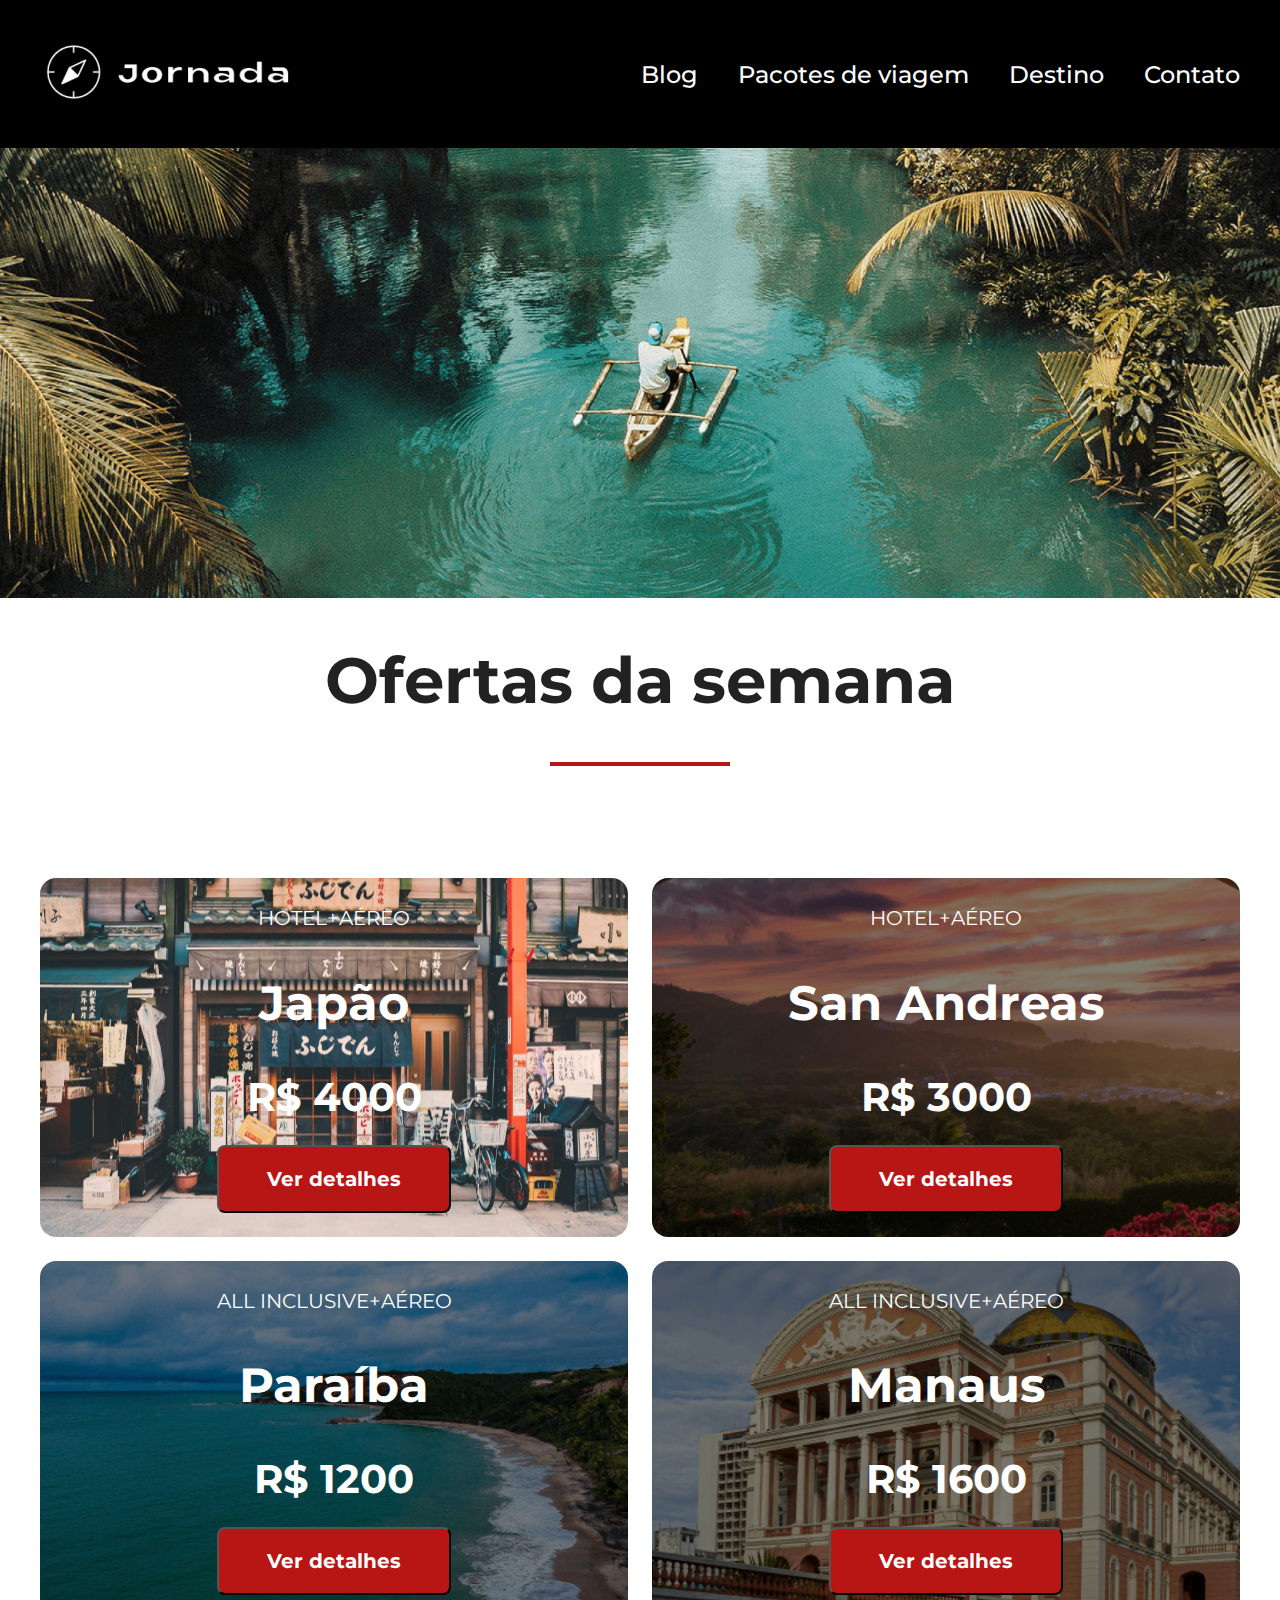
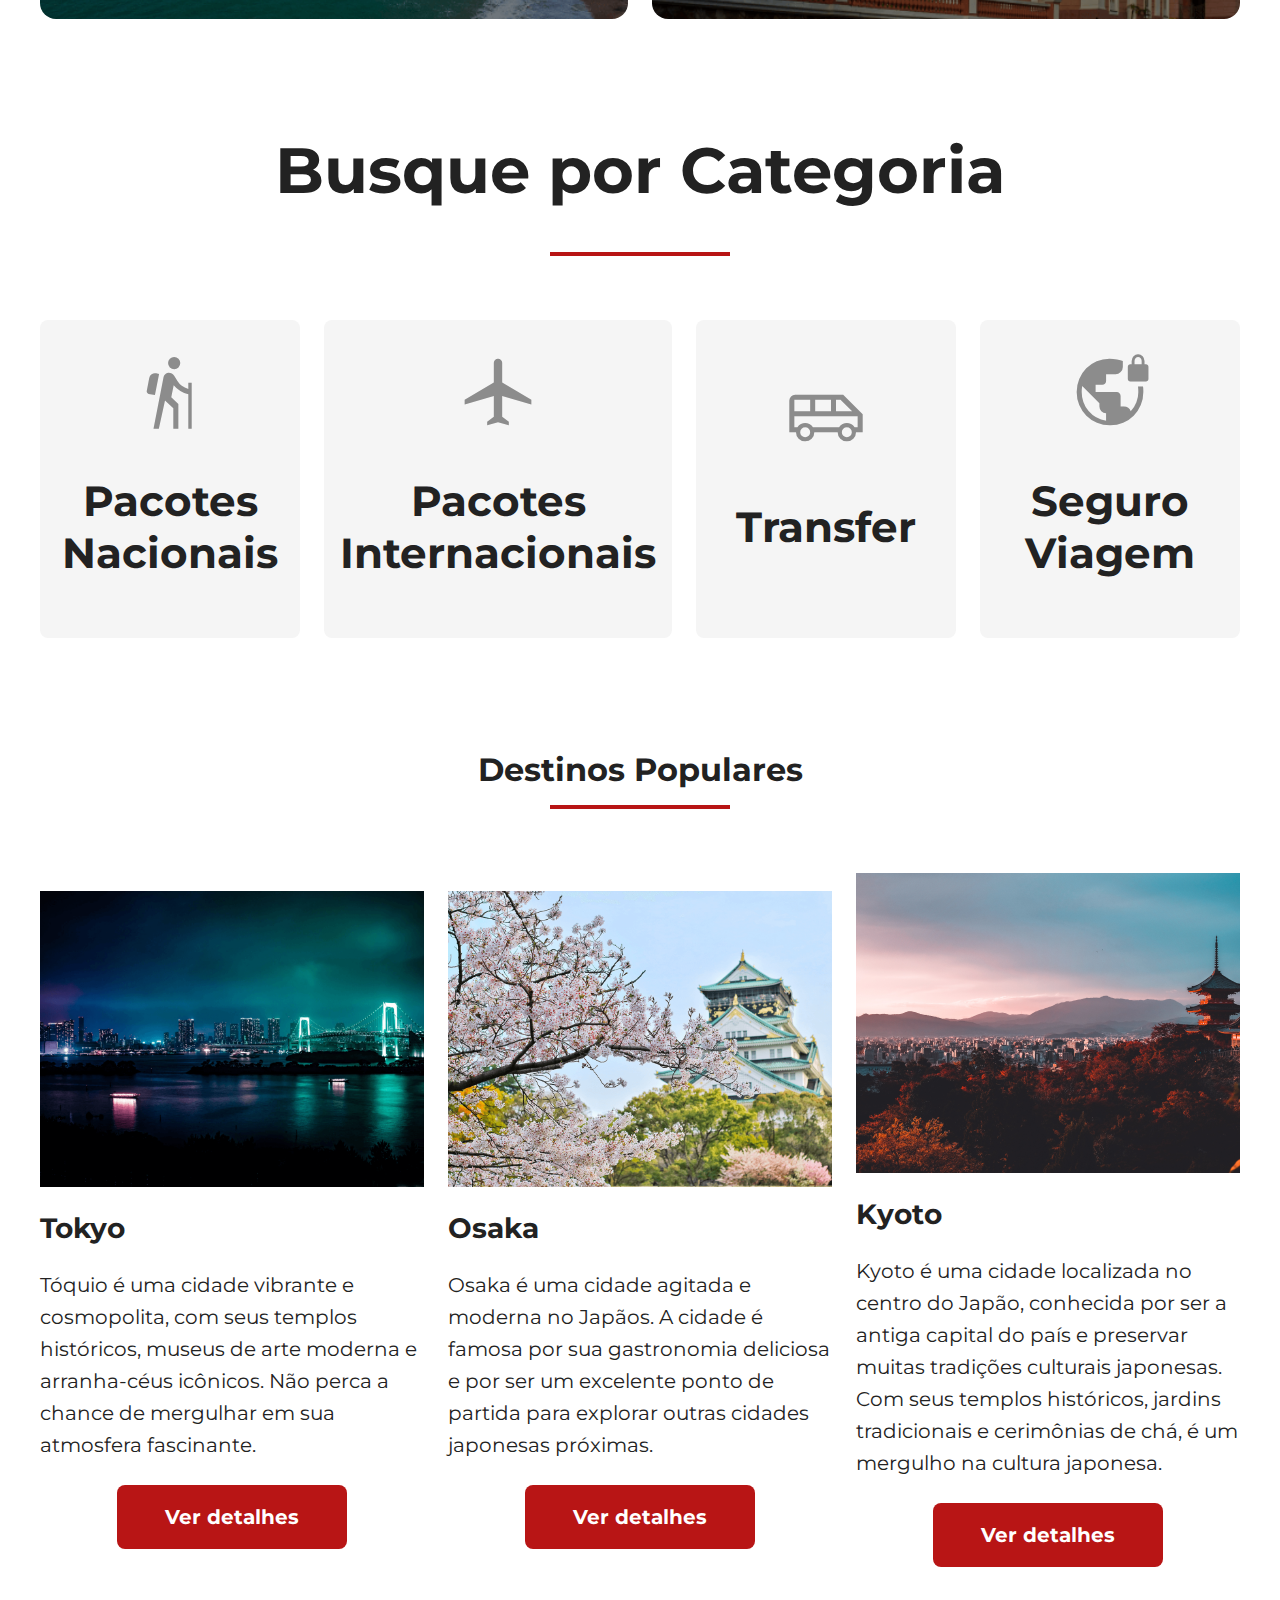
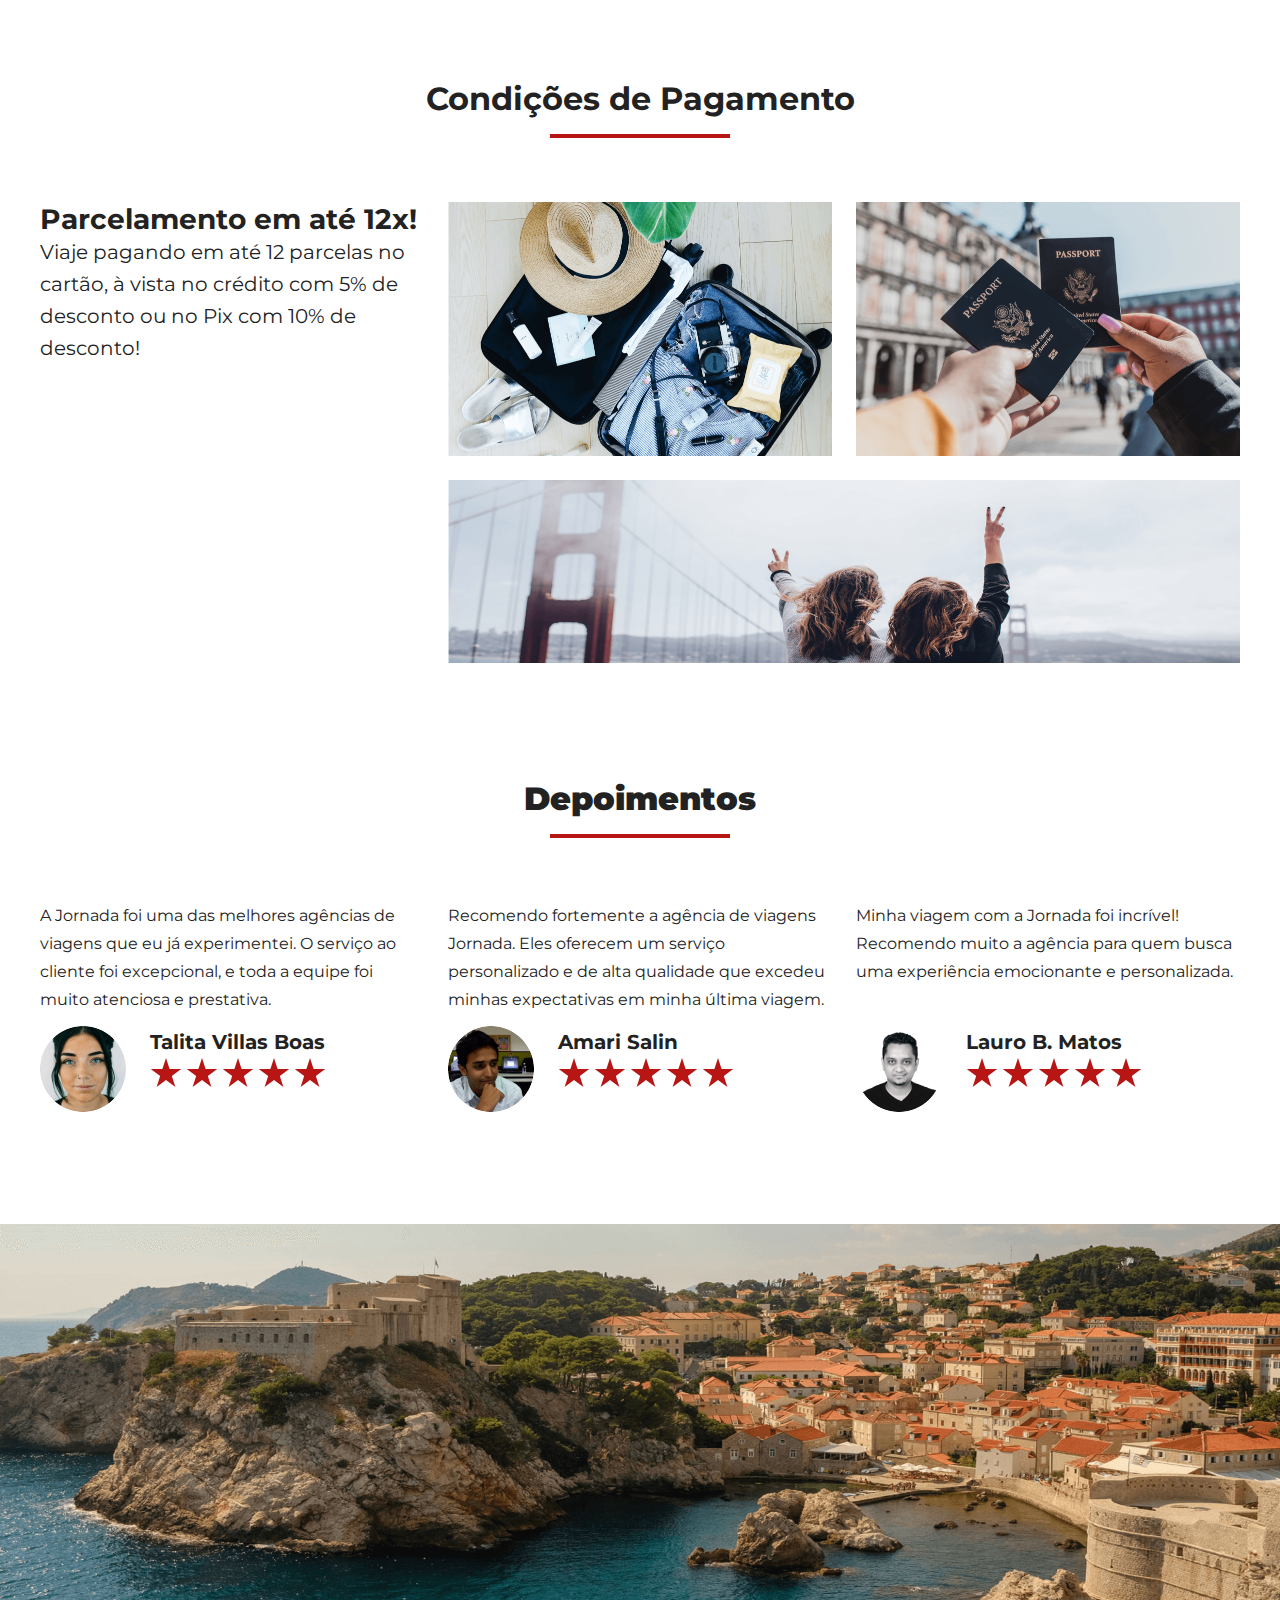
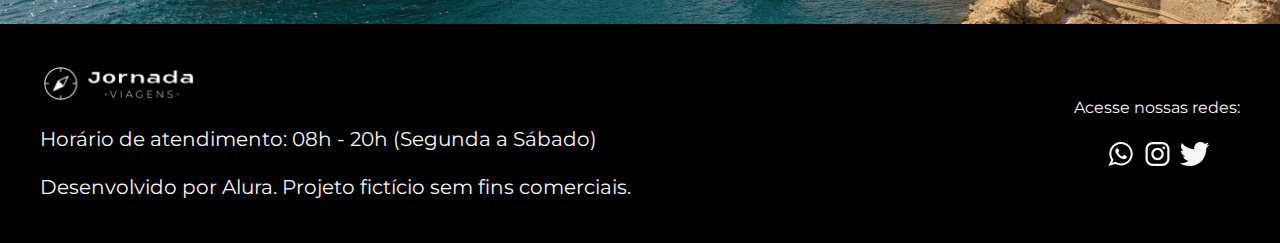
<file: index.html>
<!DOCTYPE html>
<html lang="pt-br">

<head>
    <meta charset="UTF-8">
    <meta name="viewport" content="width=device-width, initial-scale=1.0">
    <title>Jornada</title>
    <link rel="stylesheet" href="./global.css">
    <link rel="stylesheet" href="./index.css">
    <link rel="preconnect" href="https://fonts.googleapis.com">
    <link rel="preconnect" href="https://fonts.gstatic.com" crossorigin>
    <link
        href="https://fonts.googleapis.com/css2?family=Montserrat:ital,wght@0,100;0,200;0,300;0,400;0,500;0,600;0,700;0,800;0,900;1,100;1,200;1,300;1,400;1,500;1,600;1,700;1,800;1,900&family=Prata&family=Unbounded:wght@200;300;400;500;600;700;800;900&display=swap"
        rel="stylesheet">
    <link rel="stylesheet"
        href="https://fonts.googleapis.com/css2?family=Material+Symbols+Outlined:opsz,wght,FILL,GRAD@48,400,0,0" />
</head>

<body>
    <header class="cabecalho__container">
        <div class="cabecalho">
            <a href="#" class="cabecalho__logo" aria-label="Logo da Jornada">
                <img class="cabecalho__logo--icone" alt="Logo da Jornada" src="./img/logoprovisriabranca-1@2x.png" />
            </a>
            <nav class="cabecalho__navegacao" aria-label="Menu de navegação principal">
                <ul>
                    <li><a class="cabecalho__navegacao--item" href="Blogpost.html">Blog</a></li>
                    <li><a class="cabecalho__navegacao--item" href="index.html">Pacotes de viagem</a></li>
                    <li><a class="cabecalho__navegacao--item" href="Destino.html">Destino</a></li>
                    <li><a class="cabecalho__navegacao--item" href="Contato.html">Contato</a></li>
                   
                </ul>
            </nav>
        </div>
    </header>
    
    <div class="banner">
        <div class="banner__wrapper">
            <figure>
                <img class="banner__img" alt="Homem navegando de caiaque em um rio" src="./img/maldivas@2x.png" />
                <figcaption class="banner__descricao">
                    <h2>Viagens Inesquecíveis</h2>
                    Somos uma agência apaixonada por criar viagens inesquecíveis. Do
                    destino à seleção das atividades, cuidamos de todos os detalhes
                    para que você aproveite ao máximo cada momento da sua jornada!
                </figcaption>
            </figure>
        </div>
    </div>
    
    <main class="container">
        <section class="ofertas">
            <header class="ofertas__titulo">
                <h1 class="ofertas__titulo--texto">Ofertas da semana</h1>
                <div class="ofertas__titulo--sublinhado"></div>
            </header>
        </section>
        <section class="ofertas">
            <div class="ofertas__cards">
                <div class="ofertas__cards--grupo">
                    <section class="ofertas__cards--item ofertas__cards--japao">
                        <article class="ofertas__card">
                            <header class="ofertas__card--conteudo">
                                <section class="ofertas__card--destino">
                                    <span class="ofertas__card--destino-tipo">HOTEL+AÉREO</span>
                                    <h2 class="ofertas__card--destino-nome">Japão</h2>
                                </section>
                                <p class="ofertas__card--preco">R$ 4000</p>
                                <button class="ofertas__card--botao" aria-label="Ver detalhes da oferta para Japão">
                                    <span class="ofertas__card--botao-texto">Ver detalhes</span>
                                </button>
                            </header>
                        </article>
                    </section>
                    <section class="ofertas__cards--item ofertas__cards--san-andreas">
                        <article class="ofertas__card">
                            <header class="ofertas__card--conteudo">
                                <section class="ofertas__card--destino">
                                    <span class="ofertas__card--destino-tipo">HOTEL+AÉREO</span>
                                    <h2 class="ofertas__card--destino-nome">San Andreas</h2>
                                </section>
                                <p class="ofertas__card--preco">R$ 3000</p>
                                <button class="ofertas__card--botao" aria-label="Ver detalhes da oferta para San Andreas">
                                    <span class="ofertas__card--botao-texto">Ver detalhes</span>
                                </button>
                            </header>
                        </article>
                    </section>
                    <section class="ofertas__cards--item ofertas__cards--paraiba">
                        <article class="ofertas__card">
                            <header class="ofertas__card--conteudo">
                                <section class="ofertas__card--destino">
                                    <span class="ofertas__card--destino-tipo">ALL INCLUSIVE+AÉREO</span>
                                    <h2 class="ofertas__card--destino-nome">Paraíba</h2>
                                </section>
                                <p class="ofertas__card--preco">R$ 1200</p>
                                <button class="ofertas__card--botao" aria-label="Ver detalhes da oferta para Paraíba">
                                    <span class="ofertas__card--botao-texto">Ver detalhes</span>
                                </button>
                            </header>
                        </article>
                    </section>
                    <section class="ofertas__cards--item ofertas__cards--manaus">
                        <article class="ofertas__card">
                            <header class="ofertas__card--conteudo">
                                <section class="ofertas__card--destino">
                                    <span class="ofertas__card--destino-tipo">ALL INCLUSIVE+AÉREO</span>
                                    <h2 class="ofertas__card--destino-nome">Manaus</h2>
                                </section>
                                <p class="ofertas__card--preco">R$ 1600</p>
                                <button class="ofertas__card--botao" aria-label="Ver detalhes da oferta para Manaus">
                                    <span class="ofertas__card--botao-texto">Ver detalhes</span>
                                </button>
                            </header>
                        </article>
                    </section>
                </div>
            </div>
        </section>

        <section class="busca">
            <header class="busca__titulo">
                <h1 class="busca__titulo--texto">Busque por Categoria</h1>
                <div class="busca__titulo--sublinhado"></div>
            </header>
            <div class="busca__categorias">
                <article class="busca__categoria">
                    <div class="busca__categoria--icone" aria-hidden="true">
                        <span class="material-symbols-outlined" aria-label="Hiking icon">
                            hiking
                        </span>
                    </div>
                    <h2 class="busca__categoria--nome">Pacotes Nacionais</h2>
                </article>
                
                <article class="busca__categoria">
                    <div class="busca__categoria--icone" aria-hidden="true">
                        <span class="material-symbols-outlined" aria-label="Flight icon">
                            flight
                        </span>
                    </div>
                    <h2 class="busca__categoria--nome">Pacotes Internacionais</h2>
                </article>
                
                <article class="busca__categoria">
                    <div class="busca__categoria--icone" aria-hidden="true">
                        <span class="material-symbols-outlined" aria-label="Airport shuttle icon">
                            airport_shuttle
                        </span>
                    </div>
                    <h2 class="busca__categoria--nome">Transfer</h2>
                </article>
                
                <article class="busca__categoria">
                    <div class="busca__categoria--icone" aria-hidden="true">
                        <span class="material-symbols-outlined" aria-label="VPN lock icon">
                            vpn_lock
                        </span>
                    </div>
                    <h2 class="busca__categoria--nome">Seguro Viagem</h2>
                </article>
            </div>
        </section>
        

        <div class="destinos">
            <div class="destinos__titulo">
                <div class="destinos__titulo--texto">Destinos Populares</div>
                <div class="destinos__titulo--sublinhado"></div>
            </div>
            <div class="destinos__lista">
                <div class="destinos__item">
                    <img class="destinos__item--image" alt="" src="./img/tokyo@2x.png" />
                    <b class="destinos__item--nome">Tokyo</b>
                    <div class="destinos__item--descricao">
                        Tóquio é uma cidade vibrante e cosmopolita, com seus templos
                        históricos, museus de arte moderna e arranha-céus icônicos.
                        Não perca a chance de mergulhar em sua atmosfera fascinante.
                    </div>
                    <div class="destinos__item--botao-container">
                        <div class="destinos__item--botao">
                            <span class="destinos__item--botao-texto">Ver detalhes</span>
                        </div>
                    </div>
                </div>
                <div class="destinos__item">
                    <img class="destinos__item--image" alt="" src="./img/osaka@2x.png" />
                    <b class="destinos__item--nome">Osaka</b>
                    <div class="destinos__item--descricao">
                        Osaka é uma cidade agitada e moderna no Japãos. A cidade é
                        famosa por sua gastronomia deliciosa e por ser um excelente
                        ponto de partida para explorar outras cidades japonesas
                        próximas.
                    </div>
                    <div class="destinos__item--botao-container">
                        <div class="destinos__item--botao">
                            <span class="destinos__item--botao-texto">Ver detalhes</span>
                        </div>
                    </div>
                </div>
                <div class="destinos__item">
                    <img class="destinos__item--image" alt="" src="./img/Kyoto.png" />
                    <b class="destinos__item--nome">Kyoto</b>
                    <div class="destinos__item--descricao">
                        Kyoto é uma cidade localizada no centro do Japão, conhecida
                        por ser a antiga capital do país e preservar muitas tradições
                        culturais japonesas. Com seus templos históricos, jardins
                        tradicionais e cerimônias de chá, é um mergulho na
                        cultura japonesa.
                    </div>
                    <div class="destinos__item--botao-container">
                        <div class="destinos__item--botao">
                            <span class="destinos__item--botao-texto">Ver detalhes</span>
                        </div>
                    </div>
                </div>
            </div>
        </div>


        <div class="pagamento">
            <div class="pagamento__titulo">
                <div class="pagamento__titulo--texto">Condições de Pagamento</div>
                <div class="pagamento__titulo--sublinhado"></div>
            </div>
            <div class="pagamento__condicoes">
                <div class="pagamento__condicoes--descricao">
                    <dov class="pagamento__condicoes--destaque">Parcelamento em até 12x!</dov>
                    <div class="pagamento__condicoes--detalhes">
                        Viaje pagando em até 12 parcelas no cartão, à vista no crédito
                        com 5% de desconto ou no Pix com 10% de desconto!
                    </div>
                </div>
                <div class="pagamento__imagens">
                    <div class="pagamento__imagens--grupo">
                        <div class="pagamento__imagens--imagem-container">
                            <img class="pagamento__imagens--imagem" alt="" src="./img/montagem-japo-1@2x.png" />
                        </div>
                        <div class="pagamento__imagens--imagem-container">
                            <img class="pagamento__imagens--imagem" alt="" src="./img/montagem-japo-2@2x.png" />
                        </div>
                    </div>
                    <div class="pagamento__imagens--imagem-destaque">
                        <img class="pagamento__imagens--imagem" alt="" src="./img/montagem-japo-3@2x.png" />
                    </div>
                </div>
            </div>
        </div>

        <div class="depoimentos">
            <div class="depoimentos__titulo">
                <b class="depoimentos__titulo--texto">Depoimentos</b>
                <div class="depoimentos__titulo--sublinhado"></div>
            </div>
            <div class="depoimentos__wrapper">
                <div class="depoimentos__item">
                    <div class="depoimentos__texto">
                        A Jornada foi uma das melhores agências de viagens que eu
                        já experimentei. O serviço ao cliente foi excepcional, e
                        toda a equipe foi muito atenciosa e prestativa.
                    </div>
                    <div class="depoimentos__autor">
                        <img class="depoimentos__autor--foto" src="./img/ellipse-1@2x.png" />
                        <div class="depoimentos__autor--info">
                            <b class="depoimentos__autor--nome">Talita Villas Boas</b>
                            <div class="depoimentos__autor--avaliacao">
                                <img class="depoimentos__autor--avaliacao-estrela" src="./img/star-1.svg" />
                                <img class="depoimentos__autor--avaliacao-estrela" src="./img/star-1.svg" />
                                <img class="depoimentos__autor--avaliacao-estrela" src="./img/star-1.svg" />
                                <img class="depoimentos__autor--avaliacao-estrela" src="./img/star-1.svg" />
                                <img class="depoimentos__autor--avaliacao-estrela" src="./img/star-1.svg" />
                            </div>
                        </div>
                    </div>
                </div>
                <div class="depoimentos__item">
                    <div class="depoimentos__texto">
                        Recomendo fortemente a agência de viagens Jornada. Eles
                        oferecem um serviço personalizado e de alta qualidade que
                        excedeu minhas expectativas em minha última viagem.
                    </div>
                    <div class="depoimentos__autor">
                        <img class="depoimentos__autor--foto" alt="" src="./img/avatar-amari@2x.png" />
                        <div class="depoimentos__autor--info">
                            <b class="depoimentos__autor--nome">Amari Salin</b>
                            <div class="depoimentos__autor--avaliacao">
                                <img class="depoimentos__autor--avaliacao-estrela" alt="" src="./img/star-1.svg" />
                                <img class="depoimentos__autor--avaliacao-estrela" alt="" src="./img/star-1.svg" />
                                <img class="depoimentos__autor--avaliacao-estrela" alt="" src="./img/star-1.svg" />
                                <img class="depoimentos__autor--avaliacao-estrela" alt="" src="./img/star-1.svg" />
                                <img class="depoimentos__autor--avaliacao-estrela" alt="" src="./img/star-1.svg" />
                            </div>
                        </div>
                    </div>
                </div>
                <div class="depoimentos__item">
                    <div class="depoimentos__texto">
                        Minha viagem com a Jornada foi incrível! Recomendo muito a
                        agência para quem busca uma experiência emocionante e
                        personalizada.
                    </div>
                    <div class="depoimentos__autor">
                        <img class="depoimentos__autor--foto" alt="" src="./img/avatar-lauro@2x.png" />
                        <div class="depoimentos__autor--info">
                            <b class="depoimentos__autor--nome">Lauro B. Matos</b>
                            <div class="depoimentos__autor--avaliacao">
                                <img class="depoimentos__autor--avaliacao-estrela" alt="" src="./img/star-1.svg" />
                                <img class="depoimentos__autor--avaliacao-estrela" alt="" src="./img/star-1.svg" />
                                <img class="depoimentos__autor--avaliacao-estrela" alt="" src="./img/star-1.svg" />
                                <img class="depoimentos__autor--avaliacao-estrela" alt="" src="./img/star-1.svg" />
                                <img class="depoimentos__autor--avaliacao-estrela" alt="" src="./img/star-1.svg" />
                            </div>
                        </div>
                    </div>
                </div>

            </div>
        </div>
    </main>

    <img class="pre-footer__image" alt="" src="./img/pre-footer-image.png" />
    
    <div class="footer__container">
        <div class="footer">
            <div class="footer__logo-container">
                <img class="footer__logo-icon" alt="" src="./img/logobranco-1@2x.png" />
                <div class="footer__info-container">
                    <div class="footer__text-info">
                        Horário de atendimento: 08h - 20h (Segunda a Sábado)
                    </div>
                    <div class="footer__text-info">
                        Desenvolvido por Alura. Projeto fictício sem fins comerciais.
                    </div>
                </div>
            </div>
            <div class="footer__social-media-container">
                <div class="footer__social-media-text">Acesse nossas redes:</div>
                <div class="footer__social-media-icons">
                    <a href="">
                        <img class="footer__social-media-icon" alt="" src="./img/whatsapp-1.svg" />
                    </a>
                    <a href="">
                        <img class="footer__social-media-icon" alt="" src="./img/instragam-1.svg" />
                    </a>
                    <a href="">
                        <img class="footer__social-media-icon" alt="" src="./img/twiter-1.svg" />
                    </a>
                </div>
            </div>
        </div>
    </div>


</body>

</html>
</file>
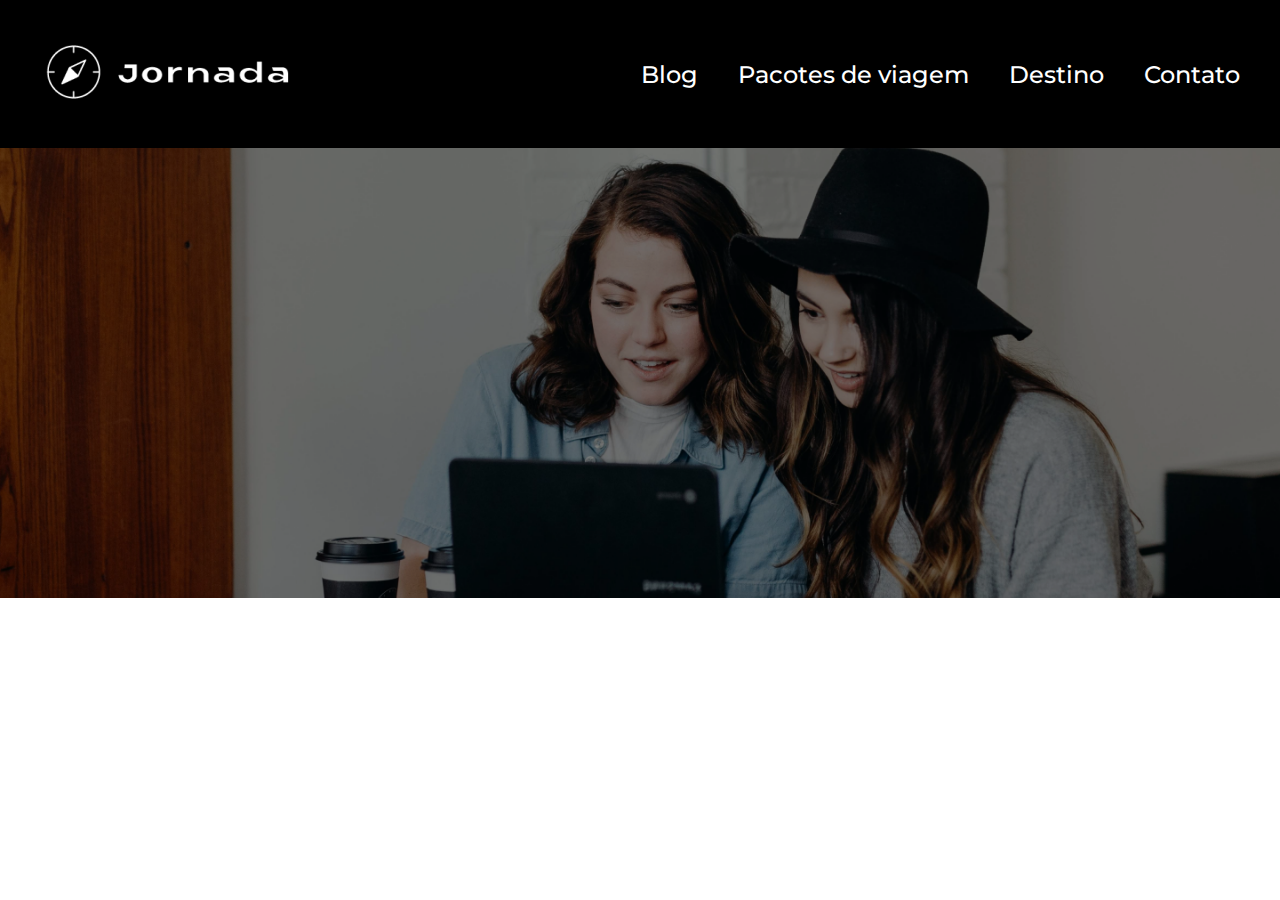
<file: Contato.html>
<!DOCTYPE html>
<html lang="pt-br">

<head>
    <meta charset="UTF-8">
    <meta name="viewport" content="width=device-width, initial-scale=1.0">
    <title>Jornada</title>
    <link rel="stylesheet" href="./global.css">
    <link rel="stylesheet" href="./index.css">
    <link rel="preconnect" href="https://fonts.googleapis.com">
    <link rel="preconnect" href="https://fonts.gstatic.com" crossorigin>
    <link
        href="https://fonts.googleapis.com/css2?family=Montserrat:ital,wght@0,100;0,200;0,300;0,400;0,500;0,600;0,700;0,800;0,900;1,100;1,200;1,300;1,400;1,500;1,600;1,700;1,800;1,900&family=Prata&family=Unbounded:wght@200;300;400;500;600;700;800;900&display=swap"
        rel="stylesheet">
    <link rel="stylesheet"
        href="https://fonts.googleapis.com/css2?family=Material+Symbols+Outlined:opsz,wght,FILL,GRAD@48,400,0,0" />
</head>

<body>
    <header class="cabecalho__container">
        <div class="cabecalho">
            <a href="#" class="cabecalho__logo" aria-label="Logo da Jornada">
                <img class="cabecalho__logo--icone" alt="Logo da Jornada" src="./img/logoprovisriabranca-1@2x.png" />
            </a>
            <nav class="cabecalho__navegacao" aria-label="Menu de navegação principal">
                <ul>
                    <li><a class="cabecalho__navegacao--item" href="Blogpost.html">Blog</a></li>
                    <li><a class="cabecalho__navegacao--item" href="index.html">Pacotes de viagem</a></li>
                    <li><a class="cabecalho__navegacao--item" href="Destino.html">Destino</a></li>
                    <li><a class="cabecalho__navegacao--item" href="Contato.html">Contato</a></li>
                    
                </ul>
            </nav>
        </div>
    </header>
    
    <div class="banner">
        <div class="banner__wrapper">
            <figure>
                <img class="banner__img" alt="Homem navegando de caiaque em um rio" src="./img/Banner Contato.png" />
                <figcaption class="banner__descricao">
                    <h2>Viagens Inesquecíveis</h2>
                    Somos uma agência apaixonada por criar viagens inesquecíveis. Do
                    destino à seleção das atividades, cuidamos de todos os detalhes
                    para que você aproveite ao máximo cada momento da sua jornada!
                </figcaption>
            </figure>
        </div>
    </div>
<body>
    
</body>
</html>
</file>
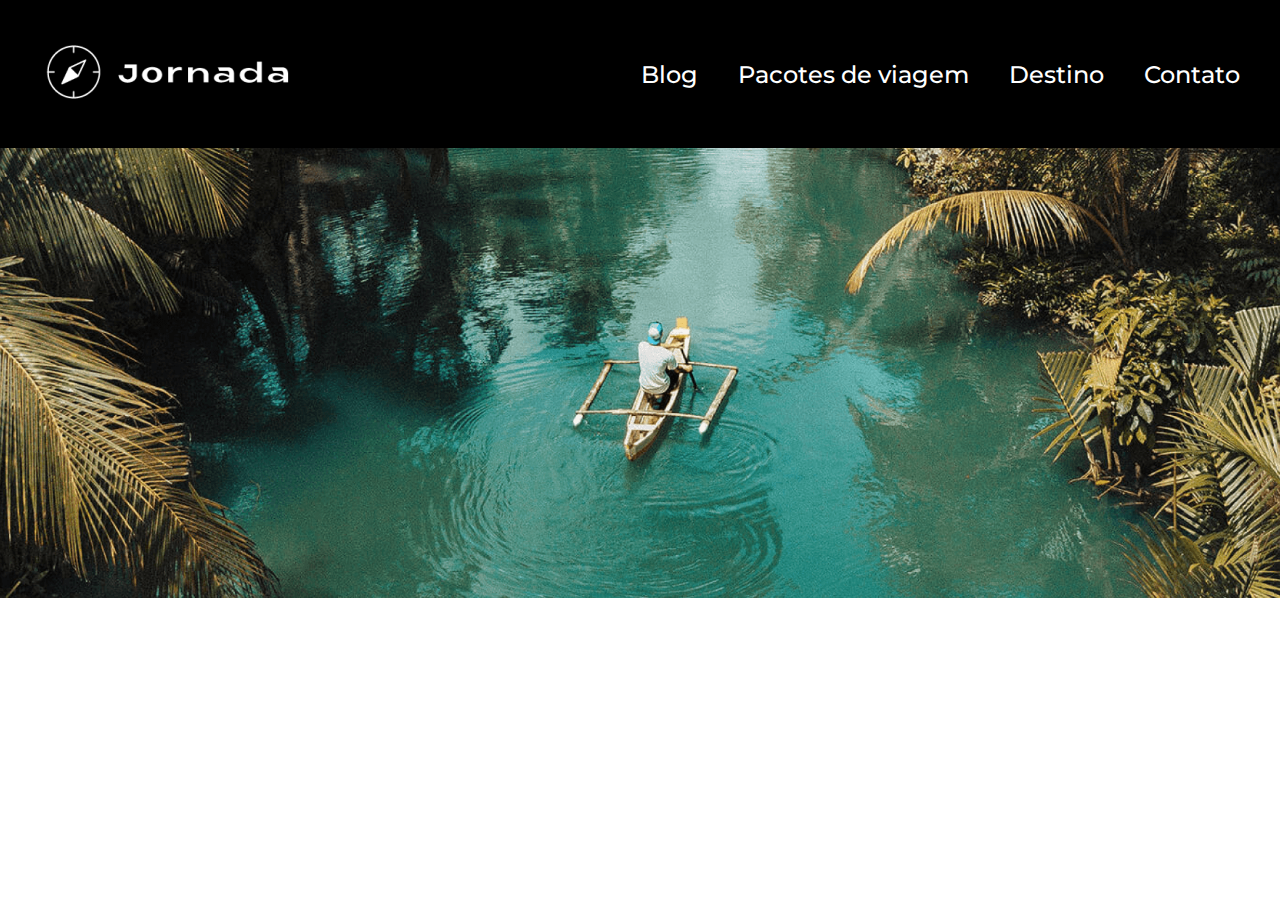
<file: Destino.html>
<!DOCTYPE html>
<html lang="pt-br">

<head>
    <meta charset="UTF-8">
    <meta name="viewport" content="width=device-width, initial-scale=1.0">
    <title>Jornada</title>
    <link rel="stylesheet" href="./global.css">
    <link rel="stylesheet" href="./index.css">
    <link rel="preconnect" href="https://fonts.googleapis.com">
    <link rel="preconnect" href="https://fonts.gstatic.com" crossorigin>
    <link
        href="https://fonts.googleapis.com/css2?family=Montserrat:ital,wght@0,100;0,200;0,300;0,400;0,500;0,600;0,700;0,800;0,900;1,100;1,200;1,300;1,400;1,500;1,600;1,700;1,800;1,900&family=Prata&family=Unbounded:wght@200;300;400;500;600;700;800;900&display=swap"
        rel="stylesheet">
    <link rel="stylesheet"
        href="https://fonts.googleapis.com/css2?family=Material+Symbols+Outlined:opsz,wght,FILL,GRAD@48,400,0,0" />
</head>

<body>
    <header class="cabecalho__container">
        <div class="cabecalho">
            <a href="#" class="cabecalho__logo" aria-label="Logo da Jornada">
                <img class="cabecalho__logo--icone" alt="Logo da Jornada" src="./img/logoprovisriabranca-1@2x.png" />
            </a>
            <nav class="cabecalho__navegacao" aria-label="Menu de navegação principal">
                <ul>
                    <li><a class="cabecalho__navegacao--item" href="Blogpost.html">Blog</a></li>
                    <li><a class="cabecalho__navegacao--item" href="index.html">Pacotes de viagem</a></li>
                    <li><a class="cabecalho__navegacao--item" href="Destino.html">Destino</a></li>
                    <li><a class="cabecalho__navegacao--item" href="Contato.html">Contato</a></li>
                    
                </ul>
            </nav>
        </div>
    </header>
    
    <div class="banner">
        <div class="banner__wrapper">
            <figure>
                <img class="banner__img" alt="Homem navegando de caiaque em um rio" src="./img/maldivas@2x.png" />
                <figcaption class="banner__descricao">
                    <h2>Viagens Inesquecíveis</h2>
                    Somos uma agência apaixonada por criar viagens inesquecíveis. Do
                    destino à seleção das atividades, cuidamos de todos os detalhes
                    para que você aproveite ao máximo cada momento da sua jornada!
                </figcaption>
            </figure>
        </div>
    </div>
<body>
    
</body>
</html>
</file>
<file: global.css>
:root {
    /* Colors */
    --branco: #fff;
    --preto: #000;
    --neutral-c: #f5f5f5;
    --cinza-escuro: #8c8c8c;
    --grafite: #222;
    --vermelho: #b81515;
}

* {
    font-family: Montserrat;
    box-sizing: border-box;
}

body {
    margin: 0;
}

a {
    text-decoration: none;
}
</file>
<file: index.css>
.cabecalho__container {
    background: var(--preto);
    width: 100%;
    padding: 40px 0;
}

.cabecalho {
    justify-content: space-between;
    display: flex;
    align-items: center;
    max-width: 1200px;
    margin: 0 auto;
}

.cabecalho__logo--icone {
    max-width: 260px;
    align-items: center;
}

.cabecalho__navegacao {
    display: flex;
    gap: 40px;
}

.cabecalho__navegacao ul {
    display: flex;
    list-style: none;
    padding: 0;
    margin: 0;
    gap: 2.5rem;
}

.cabecalho__navegacao--item {
    color: var(--branco);
    font-size: 24px;
    font-style: normal;
    font-weight: 500;
    line-height: normal;
    text-decoration: none;
}

.banner {
    position: relative;
    width: 100%;
    height: 50vh;
    overflow: hidden;
}

.banner__wrapper {
    position: absolute;
    top: 0;
    left: 0;
    width: 100%;
    height: 100%;
}

.banner__img {
    position: absolute;
    top: 0;
    left: 0;
    width: 100%;
    height: 100%;
    object-fit: cover;
}


.banner__descricao {
    max-width: 1200px;
    color: var(--grafite, #222);
    text-align: center;
    align-items: center;
    font-size: 32px;
    font-style: normal;
    font-weight: 400;
    line-height: 150%;
    margin: 110px auto;
    width: 100%;
}

.container {
    max-width: 1200px;
    margin: 0 auto;
}

.ofertas {
    margin-bottom: 112px;
}

.depoimentos__titulo,
.pagamento__titulo,
.destinos__titulo,
.busca__titulo,
.ofertas__titulo {
    color: var(--grafite);
    font-size: 32px;
    font-style: normal;
    font-weight: 700;
    line-height: normal;
    text-align: center;
    margin-bottom: 64px;
}

.depoimentos__titulo--sublinhado,
.pagamento__titulo--sublinhado,
.destinos__titulo--sublinhado,
.busca__titulo--sublinhado,
.ofertas__titulo--sublinhado {
    width: 180px;
    height: 4px;
    background: var(--vermelho);
    margin: 0 auto;
    margin-top: 16px;
}

img {
    max-width: 100%;
}

.ofertas__cards--grupo {
    display: flex;
    gap: 24px;
    justify-content: space-around;
    flex-wrap: wrap;
}

.ofertas__cards--item {
    display: flex;
    padding: 24px 0px;
    flex-direction: column;
    justify-content: center;
    align-items: center;
    gap: 16px;
    border-radius: 16px;
    background-position: center;
    background-size: cover;
    background-repeat: no-repeat;
    padding: 24px 32px;
    color: var(--branco);
    flex: 1 0 calc(50% - 48px);
    box-sizing: border-box;
    text-align: center;
}

.ofertas__cards--japao {
    background-image: url("./img/tokyo.png");
}

.ofertas__cards--san-andreas {
    background-image: url("./img/san-andreas.png");
}

.ofertas__cards--paraiba {
    background-image: url("./img/paraiba.png");
}

.ofertas__cards--manaus {
    background-image: url("./img/manaus.png");
}

.ofertas__card--destino-tipo {
    color: var(--branco, #FFF);
    text-align: center;
    font-size: 20px;
    font-style: normal;
    font-weight: 400;
    line-height: 32px;
    margin-bottom: 8px;
}

.ofertas__card--destino-nome {
    font-size: 48px;
    font-style: normal;
    font-weight: 700;
    line-height: normal;
}

.ofertas__card--preco {
    font-size: 40px;
    font-style: normal;
    font-weight: 700;
    line-height: normal;
    margin-bottom: 24px;
}

.destinos__item--botao,
.ofertas__card--botao {
    border-radius: 8px;
    background: var(--vermelho, #B81515);
    padding: 16px 48px;
    box-sizing: border-box;
    display: inline-block;
}

.destinos__item--botao-texto,
.ofertas__card--botao-texto {
    font-size: 20px;
    font-style: normal;
    font-weight: 700;
    line-height: 32px;
    color: var(--branco, #FFF);
}

.busca__categorias {
    display: flex;
    align-items: stretch;
    gap: 24px;
    margin-bottom: 112px;
}

.busca__categoria {
    color: var(--grafite, #222);
    text-align: center;
    font-size: 28px;
    font-style: normal;
    font-weight: 700;
    line-height: normal;
    border-radius: 8px;
    background: var(--cinza-claro, #F5F5F5);
    padding: 24px 16px;
    flex: 1;
    display: flex;
    flex-direction: column;
    justify-content: center;
}

span.material-symbols-outlined {
    color: var(--cinza-escuro, #8C8C8C);
    font-size: 80px;
    font-style: normal;
    font-weight: 400;
    line-height: normal;
}

.destinos__lista {
    display: flex;
    align-items: stretch;
    gap: 24px;
    margin-bottom: 112px;
}

.destinos__item {
    flex: 1;
    display: flex;
    flex-direction: column;
    justify-content: center;
}

.destinos__item--image {
    max-width: 100%;
}

.destinos__item--nome {
    color: var(--grafite, #222);
    font-size: 28px;
    font-style: normal;
    font-weight: 700;
    line-height: normal;
    margin: 24px 0;
}

.destinos__item--descricao {
    color: var(--grafite, #222);
    font-size: 20px;
    font-style: normal;
    font-weight: 400;
    line-height: 32px;
    margin-bottom: 24px;
}

.pagamento {
    margin-bottom: 112px;
}

.pagamento__imagens--grupo,
.pagamento__condicoes {
    display: flex;
    gap: 24px;
}

.pagamento__condicoes--destaque {
    color: var(--grafite, #222);
    font-size: 28px;
    font-style: normal;
    font-weight: 700;
    line-height: normal;
    margin-bottom: 24px;
}

.pagamento__condicoes--detalhes {
    color: var(--grafite, #222);
    font-size: 20px;
    font-style: normal;
    font-weight: 400;
    line-height: 32px;
    width: 384px;
    max-width: 100%;
}

.pagamento__imagens--imagem-container {
    flex: 1;
}

.pagamento__imagens--imagem-destaque {
    margin-top: 20px;
}

.pagamento__imagens--imagem {
    max-width: 100%;
}

.depoimentos {
    margin-bottom: 112px;
}

.depoimentos__wrapper {
    display: flex;
    gap: 24px;
    align-items: stretch;
}

.depoimentos__item {
    flex: 1;
    display: flex;
    flex-direction: column;
    justify-content: space-between;
}

.depoimentos__texto {
    color: var(--grafite, #222);
    font-size: 16px;
    font-style: normal;
    font-weight: 400;
    line-height: 28px;
}

.depoimentos__autor {
    margin-top: 12px;
    display: flex;
    gap: 24px;
}

.depoimentos__autor--foto {
    max-width: 86px;
}

.depoimentos__autor--nome {
    color: var(--grafite, #222);
    text-align: center;
    font-size: 20px;
    font-style: normal;
    font-weight: 700;
    line-height: 32px;
    margin-bottom: 8px;
}

.footer__container {
    background: var(--preto);
    width: 100%;
    padding: 40px 0;
    margin-top: -4px;
}

.footer {
    justify-content: space-between;
    display: flex;
    align-items: center;
    max-width: 1200px;
    margin: 0 auto;
    color: var(--branco, #FFF);
}

.footer__logo-icon {
    max-width: 160px;
    margin-bottom: 16px;
}

.footer__info-container {
    display: flex;
    flex-direction: column;
    gap: 16px;
}

.footer__text-info {
    color: var(--neutral-c, #F5F5F5);
    font-size: 20px;
    font-style: normal;
    font-weight: 400;
    line-height: 32px;
    /* 160% */
}

.footer__social-media-container {
    text-align: center;
}

.footer__social-media-text {
    color: var(--neutral-c, #F5F5F5);
    font-size: 16px;
    font-style: normal;
    font-weight: 400;
    line-height: 28px;
    margin-bottom: 16px;
}

/* blogpost */


.content {
    display: flex;
    flex-direction: row;
    width: 100%;
    max-width: 1200px;
    margin: 0 auto;
    background-color: #fff;
    box-shadow: 0 0 10px rgba(0, 0, 0, 0.1);
    overflow: hidden;
}

h3 {

    font-family: Montserrat;
    font-size: 32px;
    font-weight: 700;
    line-height: 39.01px;
    text-align: center;


}

h4 {

    font-family: Montserrat;
    font-size: 28px;
    font-weight: 700;
    line-height: 34.13px;
    text-align: left;

}

.text {
    padding: 20px;
    flex: 1;
    font-family: Montserrat, sans-serif;
    font-size: 20px;
    font-weight: 400;
    line-height: 32px;
    text-align: left;
    background: #fffefe;
    color: #000000;
}

.image {
    flex: 1;
    overflow: hidden;

    font-family: Montserrat;
    font-size: 20px;
    font-weight: 400;
    line-height: 32px;
    text-align: left;


}

article img {
    width: 1200px;
    height: 300px;
    gap: 0px;
    opacity: 0px;
}

/*cards*/

.destinos__item--botao-container {
    display: flex;
    justify-content: center;
}



.destinos__item--botao:hover {
    background-color: #b81515;
    
}
/*carrouseel*/
.carousel {
    position: relative;
    display: flex;
    align-items: center;
    width: 100%;
    max-width: 800px; /* Ajuste a largura máxima */
    height: auto; /* Ajuste a altura automaticamente */
    margin: 0 auto;
    overflow: hidden;
    gap: 16px; /* Ajuste o espaçamento entre os itens */
}
.carousel__track-container {
    overflow: hidden;
    width: 100%;
}

.carousel__track {
    display: flex;
    transition: transform 0.3s ease-in-out;
    list-style: none; /* Remove os pontos da lista */
    padding: 0; /* Remove o padding padrão */
    margin: 0; /* Remove a margem padrão */
}

.carousel__slide {
    min-width: 100%;
    box-sizing: border-box;
    padding: 20px;
    text-align: center;
}

.carousel__image {
    width: 100%;
    height: auto;
    border-radius: 8px;
}





.carousel__item--botao {
    background-color: #b81515;
    color: #fff;
    padding: 8px 16px;
    border: none;
    border-radius: 4px;
    cursor: pointer;
    transition: background-color 0.3s;
}

.carousel__item--botao:hover {
    background-color: #fc0606;
}


/* Responsividade */


@media (max-width: 768px) {
    .content {
        flex-direction: column;
    }
    .destinos__item {
        flex: 1 1 100%;
    }
    .image {
        order: -1;
        /* Move a imagem para cima no layout */
    }

    .image img {
        height: auto;
    }
}
</file>
